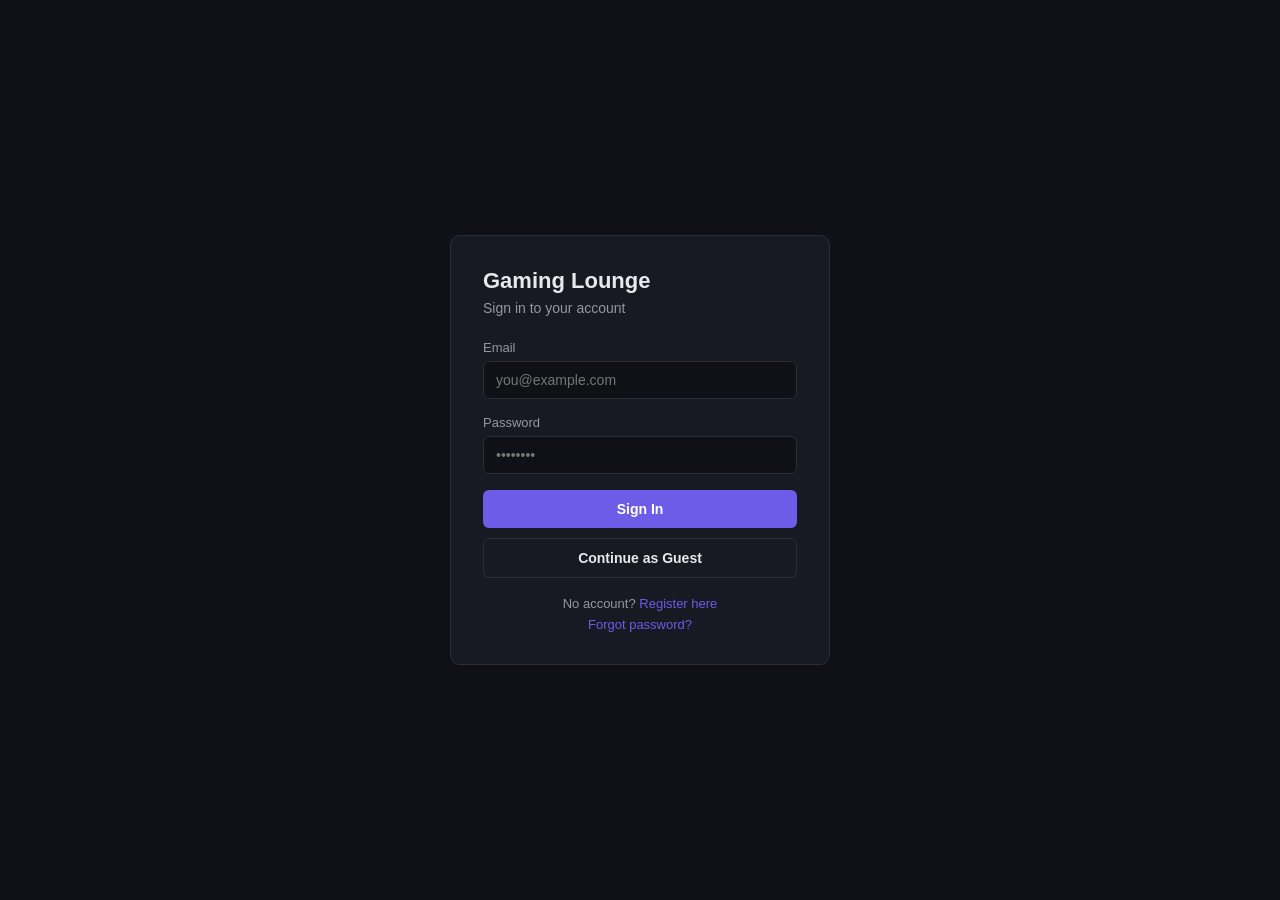
<file: src/main/resources/static/index.html>
<!DOCTYPE html>
<html lang="en">
<head>
    <meta charset="UTF-8">
    <meta name="viewport" content="width=device-width, initial-scale=1.0">
    <title>Login // Gaming Lounge System</title>
    <link rel="stylesheet" href="css/style.css">
</head>
<body>

<div class="auth-wrap">
    <div class="card">
        <h1>Gaming Lounge</h1>
        <p class="subtitle">Sign in to your account</p>

        <div class="error-msg" id="errorMsg"></div>

        <div class="field">
            <label for="email">Email</label>
            <input type="email" id="email" placeholder="you@example.com">
        </div>
        <div class="field">
            <label for="password">Password</label>
            <input type="password" id="password" placeholder="••••••••">
        </div>

        <button onclick="handleLogin()">Sign In</button>
        <button class="secondary" style="margin-top:10px" onclick="handleGuestLogin()">Continue as Guest</button>

        <div class="switch-line">
            No account? <a href="register.html">Register here</a>
        </div>
        <div class="switch-line" style="margin-top:6px">
            <a href="forgot-password.html">Forgot password?</a>
        </div>
    </div>
</div>

<script src="lib/jquery-4.0.0.min.js"></script>
<script src="js/auth/login.js"></script>
</body>
</html>
</file>
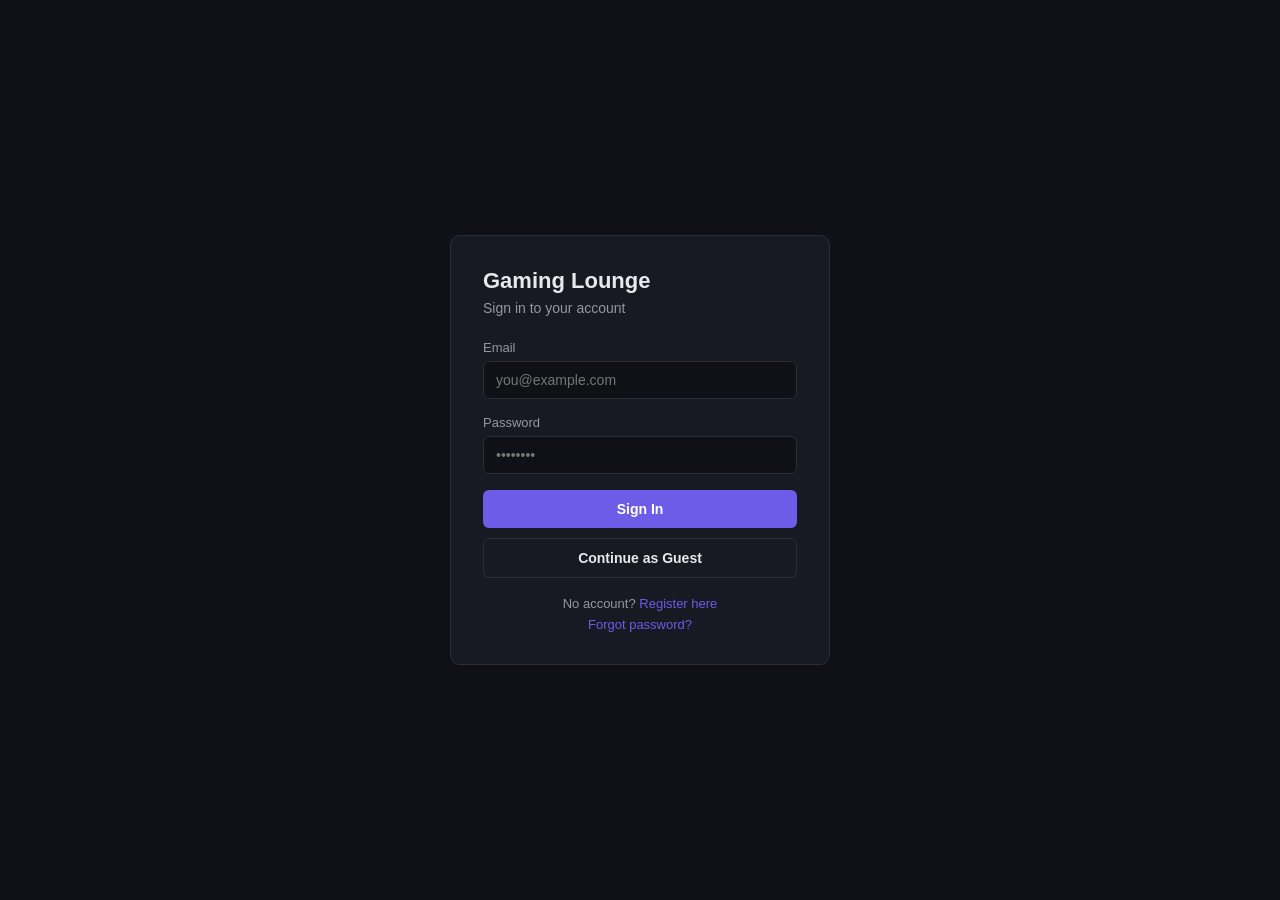
<file: src/main/resources/static/customer-dashboard.html>
<!DOCTYPE html>
<html lang="en">
<head>
    <meta charset="UTF-8">
    <meta name="viewport" content="width=device-width, initial-scale=1.0">
    <title>Dashboard // Gaming Lounge System</title>
    <link rel="stylesheet" href="css/style.css">
</head>
<body>

<div class="topbar">
    <div class="brand">🎮 Gaming Lounge</div>
    <div class="user-info">
        <span id="welcomeText"></span>
        <button class="secondary" style="width:auto; padding:6px 14px; margin-left:14px" onclick="logout()">Logout</button>
    </div>
</div>

<div class="container">

    <div id="guestHiddenProfile">
        <h2>My Profile</h2>
        <div class="error-msg" id="profileError"></div>
        <div class="success-msg" id="profileSuccess"></div>
        <div class="card" style="max-width:460px;">
            <div class="field">
                <label>Name</label>
                <input type="text" id="profileName">
            </div>
            <div class="field">
                <label>Email</label>
                <input type="email" id="profileEmail">
            </div>
            <div class="field">
                <label>Phone</label>
                <input type="text" id="profilePhone">
            </div>
            <div class="field">
                <label>Address</label>
                <input type="text" id="profileAddress">
            </div>
            <button onclick="submitProfileUpdate()">Save Changes</button>
        </div>
    </div>

    <h2 style="margin-top:40px;">Available Stations</h2>
    <div class="error-msg" id="bookingError"></div>
    <div class="success-msg" id="bookingSuccess"></div>

    <table id="stationsTable">
        <thead>
        <tr>
            <th>Code</th>
            <th>Type</th>
            <th>Branch</th>
            <th>Rate / hr</th>
            <th>Status</th>
            <th>Action</th>
        </tr>
        </thead>
        <tbody id="stationsBody"></tbody>
    </table>

    <div class="card" id="bookingForm" style="display:none; max-width:420px; margin-top:20px;">
        <h1 style="font-size:16px;">Book Station <span id="bookingStationCode"></span></h1>
        <div class="field">
            <label>Date</label>
            <input type="date" id="bookingDate">
        </div>
        <div class="field">
            <label>Start Time</label>
            <input type="time" id="bookingStartTime">
        </div>
        <div class="field">
            <label>Duration</label>
            <select id="bookingDuration">
                <option value="1">1 hour</option>
                <option value="2">2 hours</option>
                <option value="3">3 hours</option>
                <option value="4">4 hours</option>
                <option value="5">5 hours</option>
                <option value="6">6 hours</option>
            </select>
        </div>
        <p id="bookingEndPreview" style="color:var(--text-dim); font-size:13px; margin:-4px 0 12px;"></p>
        <button onclick="submitBooking()">Confirm Booking</button>
        <button class="secondary" style="margin-top:8px" onclick="cancelBookingForm()">Cancel</button>
    </div>

    <h2 style="margin-top:40px;">Snack Menu</h2>
    <div class="error-msg" id="orderError"></div>
    <div class="success-msg" id="orderSuccess"></div>

    <table id="snacksTable">
        <thead>
        <tr>
            <th>Name</th>
            <th>Price</th>
            <th>In Stock</th>
            <th>Qty</th>
        </tr>
        </thead>
        <tbody id="snacksBody"></tbody>
    </table>
    <button id="placeOrderBtn" style="width:auto; padding:10px 20px; margin-top:12px" onclick="submitFoodOrder()">Place Order</button>

    <div id="guestHidden0">
        <h2 style="margin-top:40px;">My Orders</h2>
        <table id="ordersTable">
            <thead>
            <tr>
                <th>Order #</th>
                <th>Items</th>
                <th>Total</th>
                <th>Order Status</th>
                <th>Payment</th>
            </tr>
            </thead>
            <tbody id="ordersBody"></tbody>
        </table>
    </div>

    <div id="guestHidden1">
        <h2 style="margin-top:40px;">My Bookings</h2>
        <table id="bookingsTable">
            <thead>
            <tr>
                <th>Station</th>
                <th>Start</th>
                <th>End</th>
                <th>Amount</th>
                <th>Session Status</th>
                <th>Payment</th>
                <th>Action</th>
            </tr>
            </thead>
            <tbody id="bookingsBody"></tbody>
        </table>

        <div class="card" id="paymentForm" style="display:none; max-width:420px; margin-top:20px;">
            <h1 style="font-size:16px;">Pay for <span id="paymentTargetLabel"></span></h1>
            <p style="color:var(--text-dim); font-size:13px; margin-top:-8px;">
                Amount due: Rs. <span id="paymentAmountText"></span>
            </p>
            <div class="field">
                <label>Payment Method</label>
                <select id="paymentMethod">
                    <option value="CARD">Card</option>
                    <option value="CASH">Cash</option>
                    <option value="ONLINE">Online</option>
                </select>
            </div>
            <button onclick="submitPayment()">Confirm Payment</button>
            <button class="secondary" style="margin-top:8px" onclick="cancelPaymentForm()">Cancel</button>
        </div>

        <h2 style="margin-top:40px;">Payment &amp; Invoice History</h2>
        <div class="error-msg" id="paymentError"></div>
        <div class="success-msg" id="paymentSuccess"></div>
        <table id="paymentsTable">
            <thead>
            <tr>
                <th>For</th>
                <th>Amount</th>
                <th>Method</th>
                <th>Status</th>
                <th>Date</th>
                <th>Invoice</th>
            </tr>
            </thead>
            <tbody id="paymentsBody"></tbody>
        </table>

        <div class="card" id="invoiceCard" style="display:none; max-width:420px; margin-top:16px;">
            <h1 style="font-size:16px;">Invoice <span id="invoiceNumber"></span></h1>
            <p style="font-size:13px; color:var(--text-dim); margin:4px 0;">Issued: <span id="invoiceDate"></span></p>
            <p style="font-size:13px; color:var(--text-dim); margin:4px 0;">Billed to: <span id="invoiceCustomer"></span></p>
            <p style="font-size:20px; font-weight:700; margin-top:12px;">Rs. <span id="invoiceAmount"></span></p>
        </div>
    </div>


    <h2 style="margin-top:40px;">Membership Plans</h2>
    <div class="error-msg" id="membershipError"></div>
    <div class="success-msg" id="membershipSuccess"></div>
    <table id="plansTable">
        <thead>
        <tr>
            <th>Plan</th>
            <th>Price</th>
            <th>Duration</th>
            <th>Discount</th>
            <th>Action</th>
        </tr>
        </thead>
        <tbody id="plansBody"></tbody>
    </table>

    <div id="guestHidden2">
        <h2 style="margin-top:28px;">My Membership</h2>
        <table id="myMembershipsTable">
            <thead>
            <tr>
                <th>Plan</th>
                <th>Start</th>
                <th>End</th>
                <th>Status</th>
                <th>Action</th>
            </tr>
            </thead>
            <tbody id="myMembershipsBody"></tbody>
        </table>

        <h2 style="margin-top:40px;">Leave Feedback</h2>
        <div class="error-msg" id="feedbackError"></div>
        <div class="success-msg" id="feedbackSuccess"></div>
        <div class="card" style="max-width:460px;">
            <div class="field">
                <label>Booking</label>
                <select id="feedbackBookingId"></select>
            </div>
            <div class="field">
                <label>Rating</label>
                <select id="feedbackRating">
                    <option value="5">5 - Excellent</option>
                    <option value="4">4 - Good</option>
                    <option value="3">3 - Okay</option>
                    <option value="2">2 - Poor</option>
                    <option value="1">1 - Terrible</option>
                </select>
            </div>
            <div class="field">
                <label>Comment (optional)</label>
                <textarea id="feedbackComment" rows="3" placeholder="Tell us what you thought..."></textarea>
            </div>
            <button onclick="submitFeedback()">Submit Feedback</button>
        </div>

        <h2 style="margin-top:28px;">My Feedback History</h2>
        <table id="myFeedbackTable">
            <thead>
            <tr>
                <th>Booking</th>
                <th>Rating</th>
                <th>Comment</th>
                <th>Date</th>
            </tr>
            </thead>
            <tbody id="myFeedbackBody"></tbody>
        </table>
    </div>

</div>

<script src="lib/jquery-4.0.0.min.js"></script>
<script src="js/common.js"></script>
<script src="js/chatbot-widget.js"></script>
<script src="js/pages/customer-dashboard.js"></script>
</body>
</html>
</file>
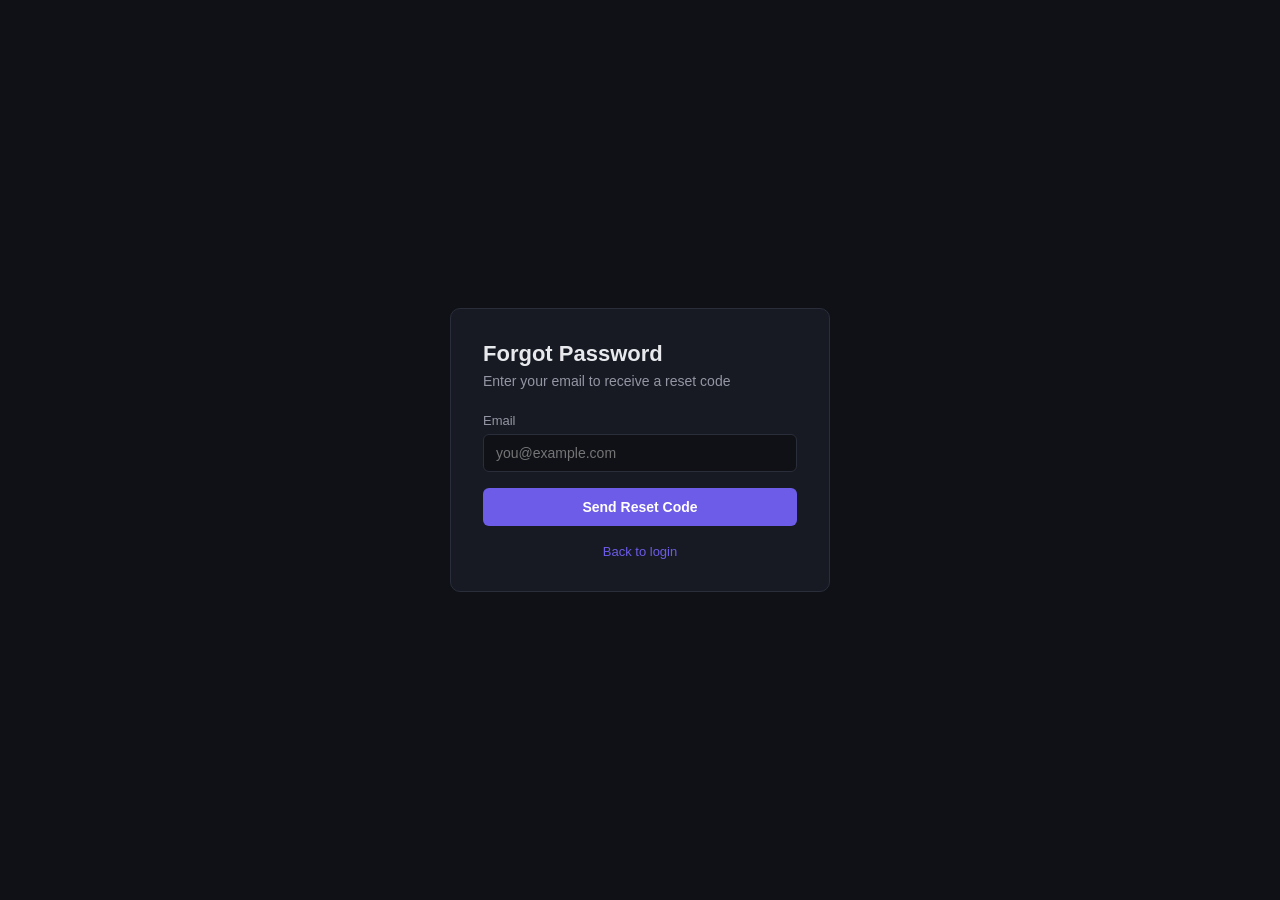
<file: src/main/resources/static/forgot-password.html>
<!DOCTYPE html>
<html lang="en">
<head>
    <meta charset="UTF-8">
    <title>Forgot Password // Gaming Lounge System</title>
    <link rel="stylesheet" href="css/style.css">
</head>
<body>
<div class="auth-wrap">
    <div class="card">
        <h1>Forgot Password</h1>
        <p class="subtitle">Enter your email to receive a reset code</p>
        <div class="error-msg" id="errorMsg"></div>
        <div class="success-msg" id="successMsg"></div>
        <div class="field">
            <label for="email">Email</label>
            <input type="email" id="email" placeholder="you@example.com">
        </div>
        <button onclick="handleForgotPassword()">Send Reset Code</button>
        <div class="switch-line"><a href="index.html">Back to login</a></div>
    </div>
</div>
<script src="lib/jquery-4.0.0.min.js"></script>
<script src="js/auth/forgot-password.js"></script>
</body>
</html>
</file>
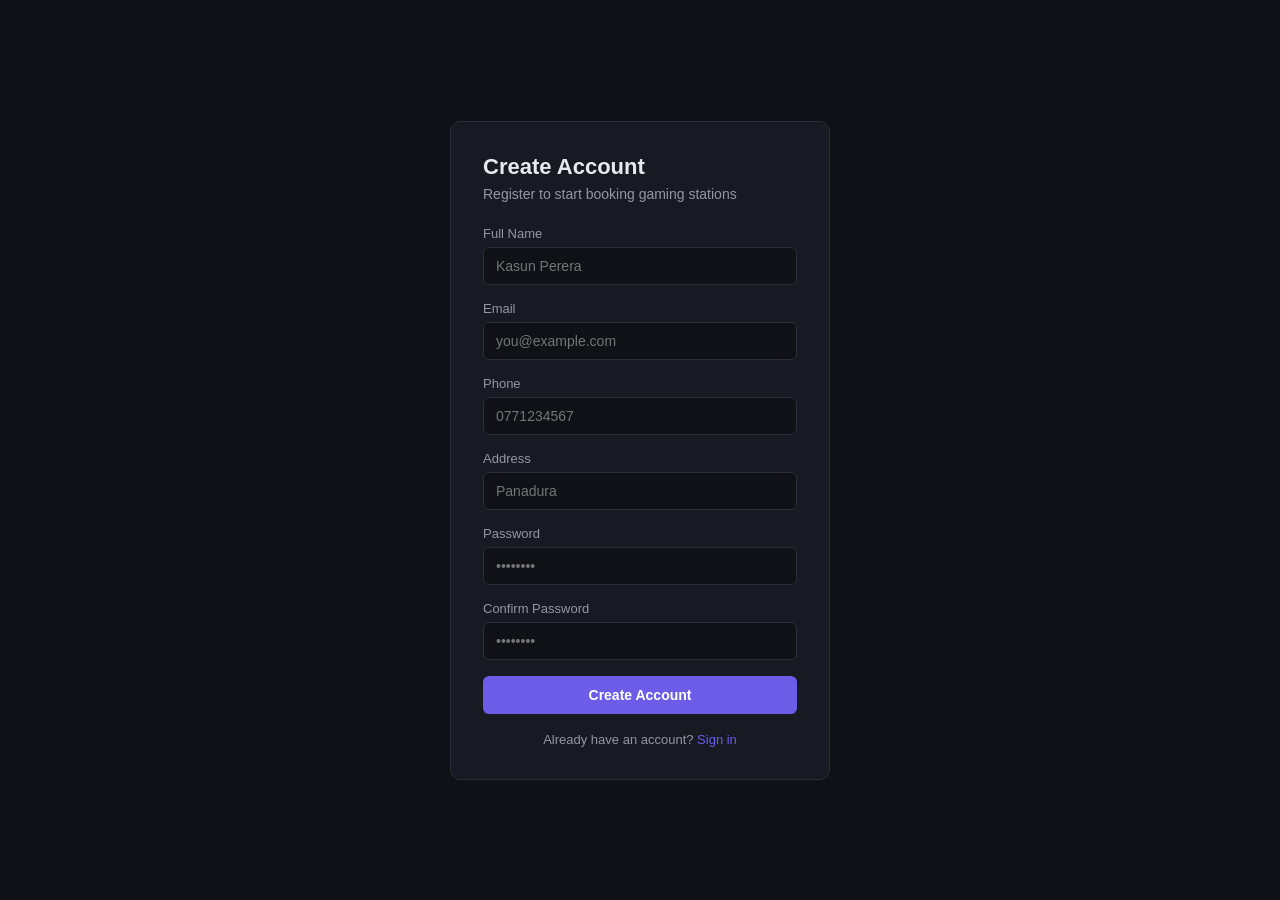
<file: src/main/resources/static/otp-verify.html>
<!DOCTYPE html>
<html lang="en">
<head>
    <meta charset="UTF-8">
    <meta name="viewport" content="width=device-width, initial-scale=1.0">
    <title>Verify Email // Gaming Lounge System</title>
    <link rel="stylesheet" href="css/style.css">
</head>
<body>

<div class="auth-wrap">
    <div class="card">
        <h1>Verify Your Email</h1>
        <p class="subtitle" id="subtitleText">We sent a 6-digit code to your email.</p>

        <div class="error-msg" id="errorMsg"></div>
        <div class="success-msg" id="successMsg"></div>

        <div class="field">
            <label for="otpCode">Verification Code</label>
            <input type="text" id="otpCode" placeholder="123456" maxlength="6">
        </div>

        <button onclick="handleVerify()">Verify</button>
        <button class="secondary" style="margin-top:10px" onclick="handleResend()">Resend Code</button>

        <div class="switch-line">
            <a href="index.html">Back to login</a>
        </div>
    </div>
</div>

<script src="lib/jquery-4.0.0.min.js"></script>
<script src="js/auth/otp.js"></script>
</body>
</html>
</file>
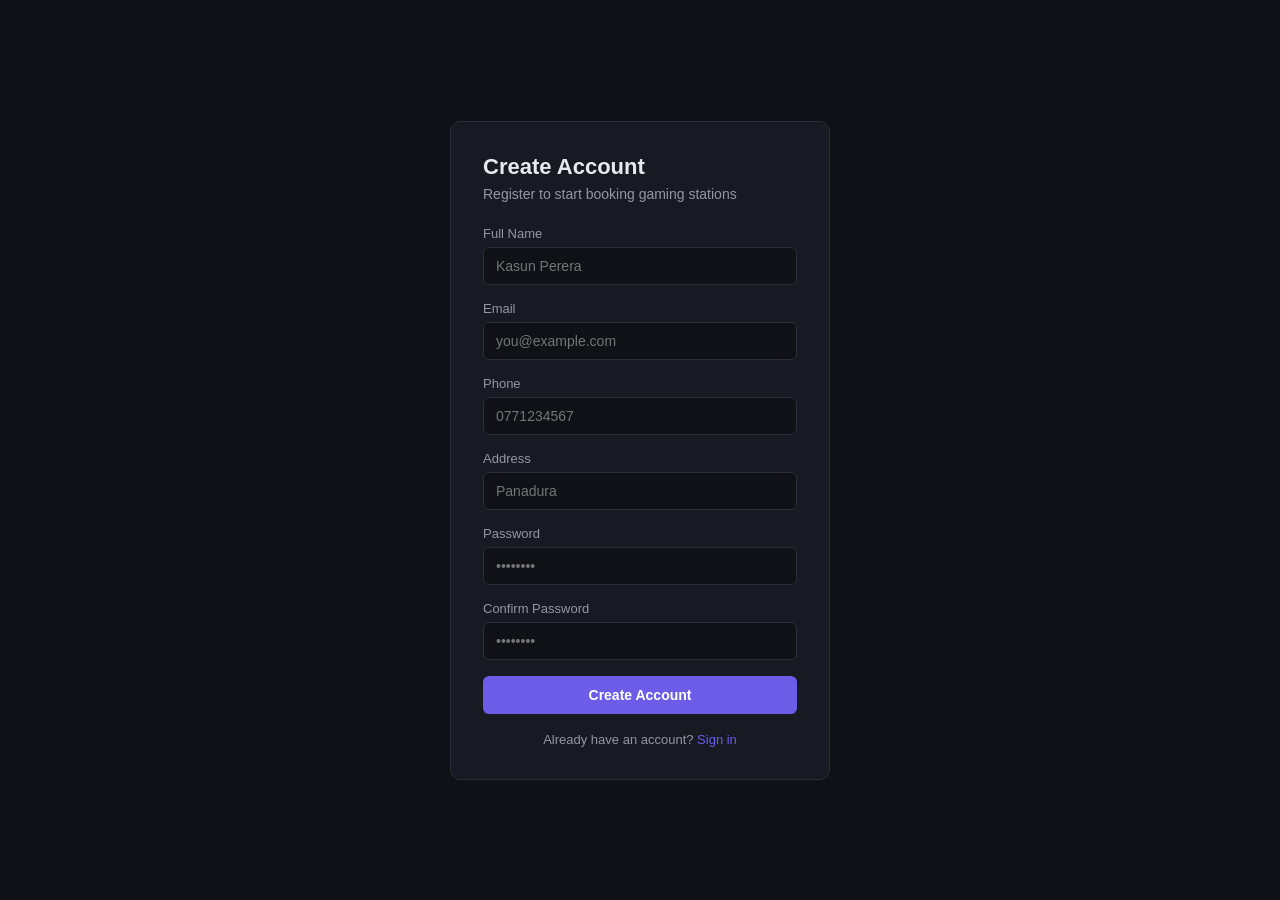
<file: src/main/resources/static/register.html>
<!DOCTYPE html>
<html lang="en">
<head>
    <meta charset="UTF-8">
    <meta name="viewport" content="width=device-width, initial-scale=1.0">
    <title>Register // Gaming Lounge System</title>
    <link rel="stylesheet" href="css/style.css">
</head>
<body>

<div class="auth-wrap">
    <div class="card">
        <h1>Create Account</h1>
        <p class="subtitle">Register to start booking gaming stations</p>

        <div class="error-msg" id="errorMsg"></div>

        <div class="field">
            <label for="name">Full Name</label>
            <input type="text" id="name" placeholder="Kasun Perera">
        </div>
        <div class="field">
            <label for="email">Email</label>
            <input type="email" id="email" placeholder="you@example.com">
        </div>
        <div class="field">
            <label for="phone">Phone</label>
            <input type="text" id="phone" placeholder="0771234567">
        </div>
        <div class="field">
            <label for="address">Address</label>
            <input type="text" id="address" placeholder="Panadura">
        </div>
        <div class="field">
            <label for="password">Password</label>
            <input type="password" id="password" placeholder="••••••••">
        </div>
        <div class="field">
            <label for="confirmPassword">Confirm Password</label>
            <input type="password" id="confirmPassword" placeholder="••••••••">
        </div>

        <button onclick="handleRegister()">Create Account</button>

        <div class="switch-line">
            Already have an account? <a href="index.html">Sign in</a>
        </div>
    </div>
</div>

<script src="lib/jquery-4.0.0.min.js"></script>
<script src="js/auth/register.js"></script>
</body>
</html>
</file>
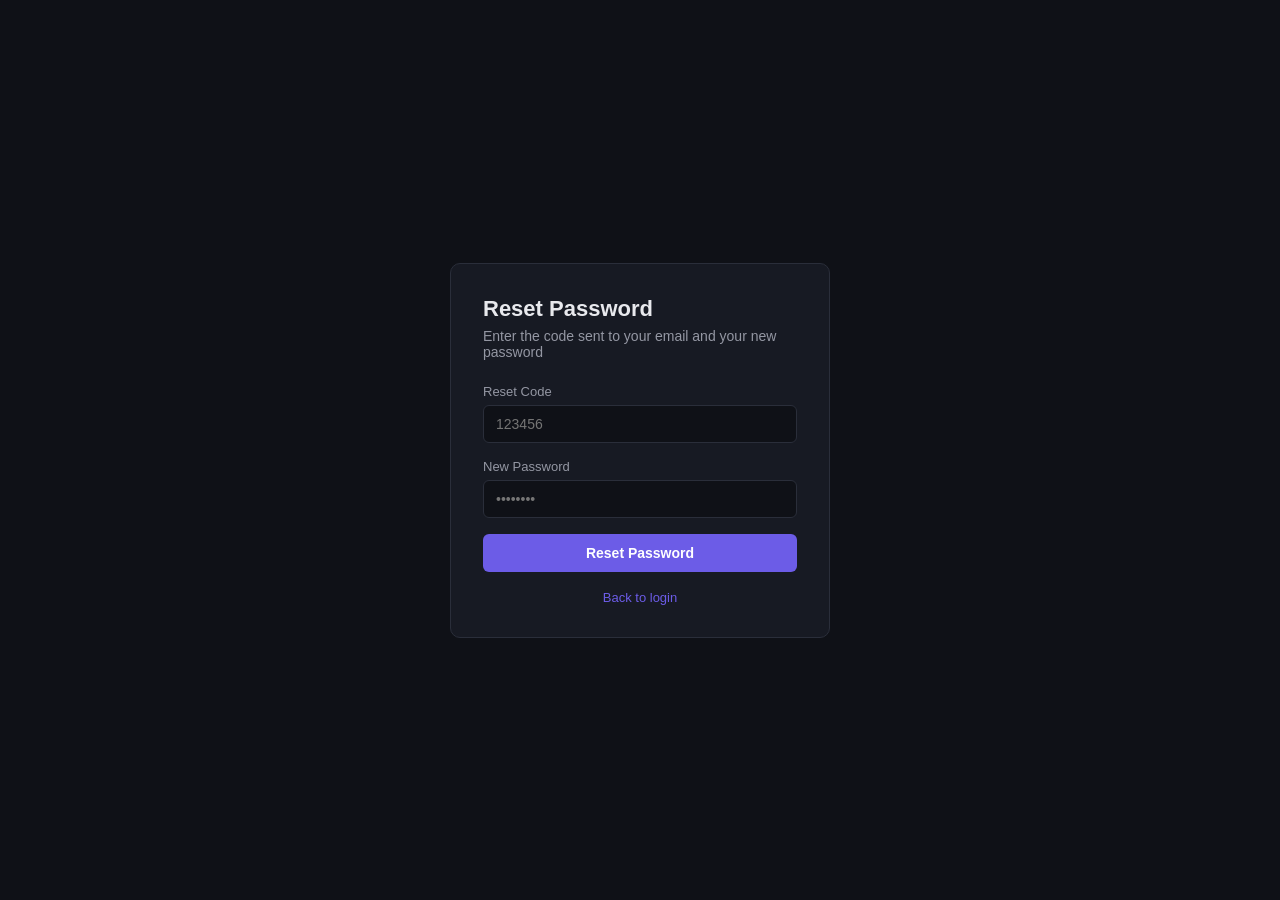
<file: src/main/resources/static/reset-password.html>
<!DOCTYPE html>
<html lang="en">
<head>
    <meta charset="UTF-8">
    <title>Reset Password // Gaming Lounge System</title>
    <link rel="stylesheet" href="css/style.css">
</head>
<body>
<div class="auth-wrap">
    <div class="card">
        <h1>Reset Password</h1>
        <p class="subtitle">Enter the code sent to your email and your new password</p>
        <div class="error-msg" id="errorMsg"></div>
        <div class="success-msg" id="successMsg"></div>
        <div class="field">
            <label for="otpCode">Reset Code</label>
            <input type="text" id="otpCode" placeholder="123456" maxlength="6">
        </div>
        <div class="field">
            <label for="newPassword">New Password</label>
            <input type="password" id="newPassword" placeholder="••••••••">
        </div>
        <button onclick="handleResetPassword()">Reset Password</button>
        <div class="switch-line"><a href="index.html">Back to login</a></div>
    </div>
</div>
<script src="lib/jquery-4.0.0.min.js"></script>
<script src="js/auth/forgot-password.js"></script>
</body>
</html>
</file>
<file: src/main/resources/static/css/style.css>
:root {
    --bg: #0f1117;
    --panel: #171a23;
    --border: #2a2e3a;
    --text: #e8e9ed;
    --text-dim: #9497a3;
    --primary: #6c5ce7;
    --primary-hover: #7d6ef0;
    --success: #2ecc71;
    --danger: #e74c3c;
    --font: 'Segoe UI', Arial, sans-serif;
}

* { box-sizing: border-box; }

body {
    margin: 0;
    background: var(--bg);
    color: var(--text);
    font-family: var(--font);
    min-height: 100vh;
}

/* ---- Centered auth card (login/register/otp) ---- */
.auth-wrap {
    min-height: 100vh;
    display: flex;
    align-items: center;
    justify-content: center;
    padding: 20px;
}

.card {
    background: var(--panel);
    border: 1px solid var(--border);
    border-radius: 10px;
    padding: 32px;
    width: 100%;
    max-width: 380px;
}

.card h1 {
    margin: 0 0 6px;
    font-size: 22px;
}

.card p.subtitle {
    margin: 0 0 24px;
    color: var(--text-dim);
    font-size: 14px;
}

.field {
    margin-bottom: 16px;
}

.field label {
    display: block;
    margin-bottom: 6px;
    font-size: 13px;
    color: var(--text-dim);
}

.field input, .field select, .field textarea {
    width: 100%;
    padding: 10px 12px;
    background: var(--bg);
    border: 1px solid var(--border);
    border-radius: 6px;
    color: var(--text);
    font-size: 14px;
    font-family: var(--font);
}

.field input:focus, .field select:focus, .field textarea:focus {
    outline: none;
    border-color: var(--primary);
}

button, .btn {
    width: 100%;
    padding: 11px;
    background: var(--primary);
    border: none;
    border-radius: 6px;
    color: white;
    font-size: 14px;
    font-weight: 600;
    cursor: pointer;
}

button:hover, .btn:hover { background: var(--primary-hover); }

button.secondary {
    background: transparent;
    border: 1px solid var(--border);
    color: var(--text);
}

.switch-line {
    margin-top: 18px;
    text-align: center;
    font-size: 13px;
    color: var(--text-dim);
}

.switch-line a { color: var(--primary); text-decoration: none; }

.error-msg {
    background: rgba(231, 76, 60, 0.12);
    border: 1px solid var(--danger);
    color: #ff8a80;
    padding: 10px 12px;
    border-radius: 6px;
    font-size: 13px;
    margin-bottom: 16px;
    display: none;
}

.success-msg {
    background: rgba(46, 204, 113, 0.12);
    border: 1px solid var(--success);
    color: #7ee8a8;
    padding: 10px 12px;
    border-radius: 6px;
    font-size: 13px;
    margin-bottom: 16px;
    display: none;
}

.topbar {
    display: flex;
    align-items: center;
    justify-content: space-between;
    padding: 14px 24px;
    background: var(--panel);
    border-bottom: 1px solid var(--border);
}

.topbar .brand { font-weight: 700; font-size: 16px; }

.topbar .user-info { color: var(--text-dim); font-size: 13px; }

.container { padding: 24px; max-width: 1100px; margin: 0 auto; }

table {
    width: 100%;
    border-collapse: collapse;
    background: var(--panel);
    border: 1px solid var(--border);
    border-radius: 8px;
    overflow: hidden;
}

th, td {
    text-align: left;
    padding: 10px 14px;
    border-bottom: 1px solid var(--border);
    font-size: 14px;
}

th { color: var(--text-dim); font-weight: 600; font-size: 12px; text-transform: uppercase; }
</file>
